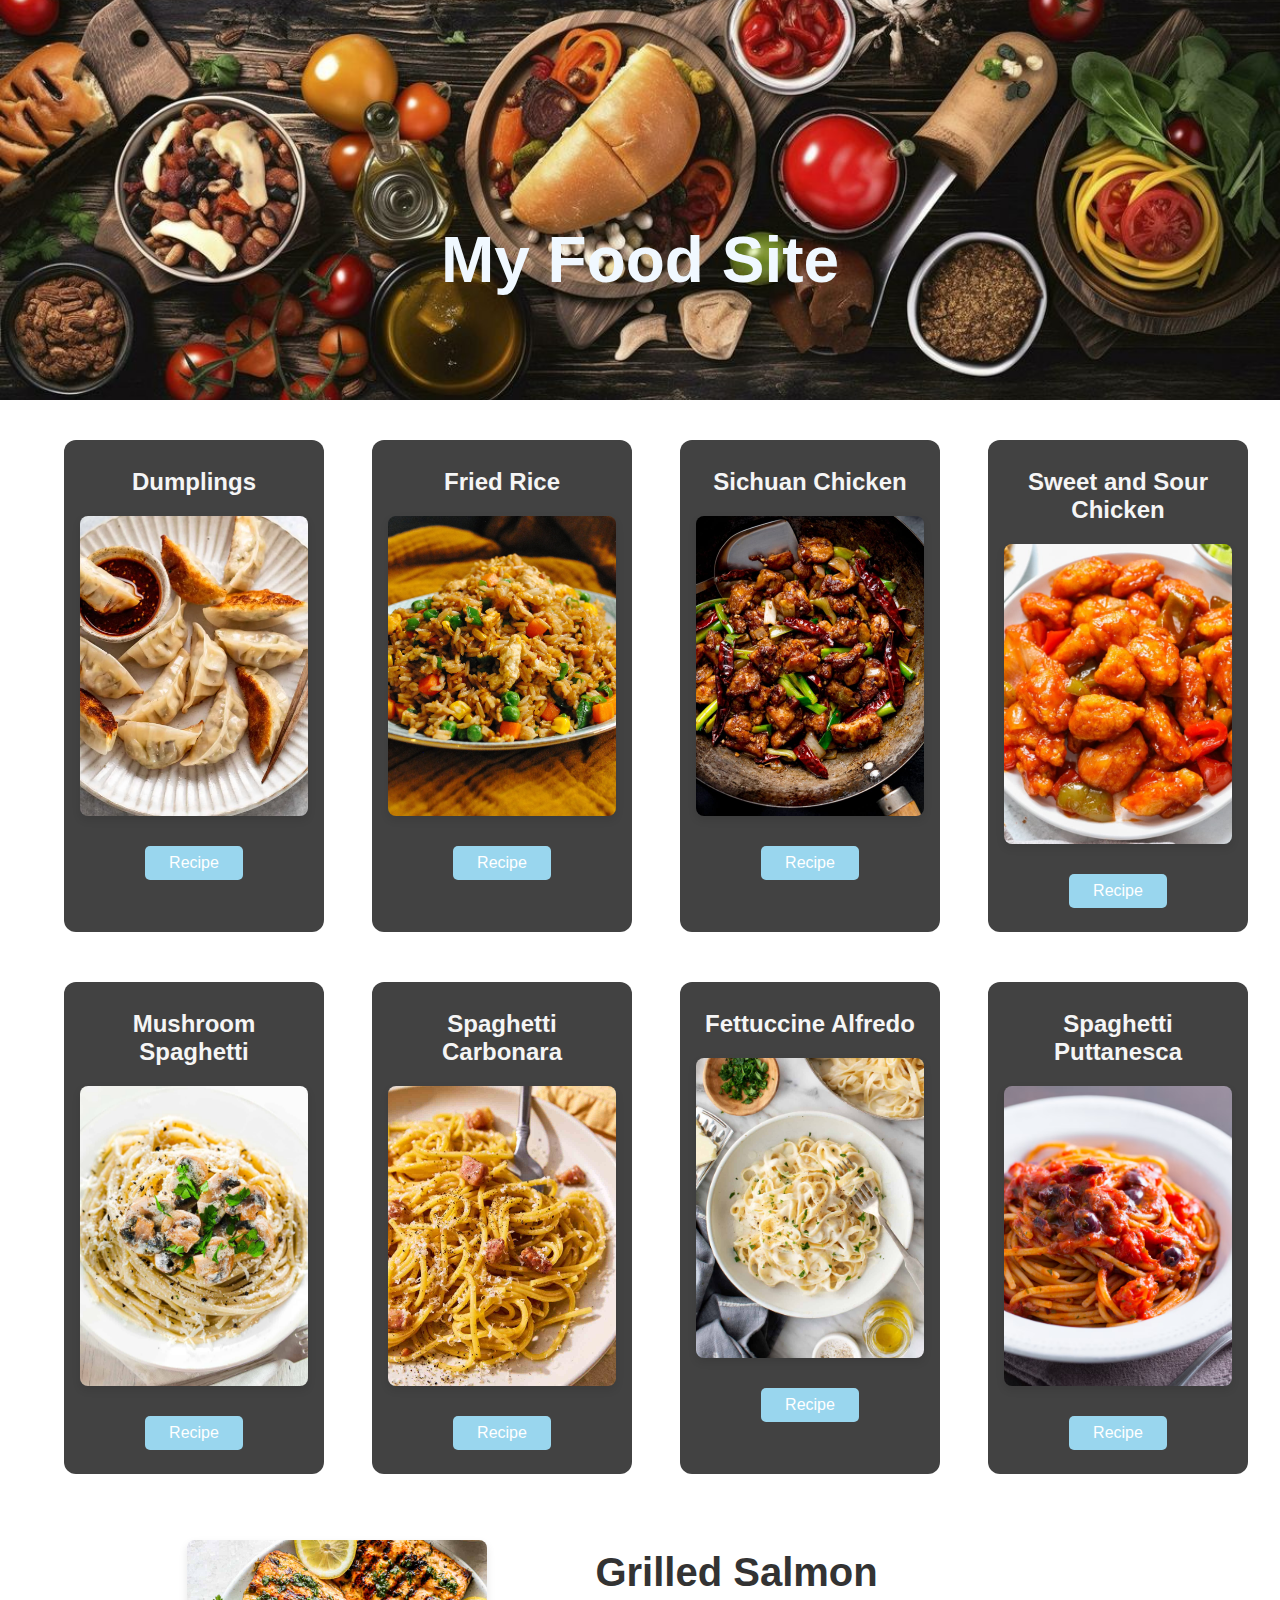
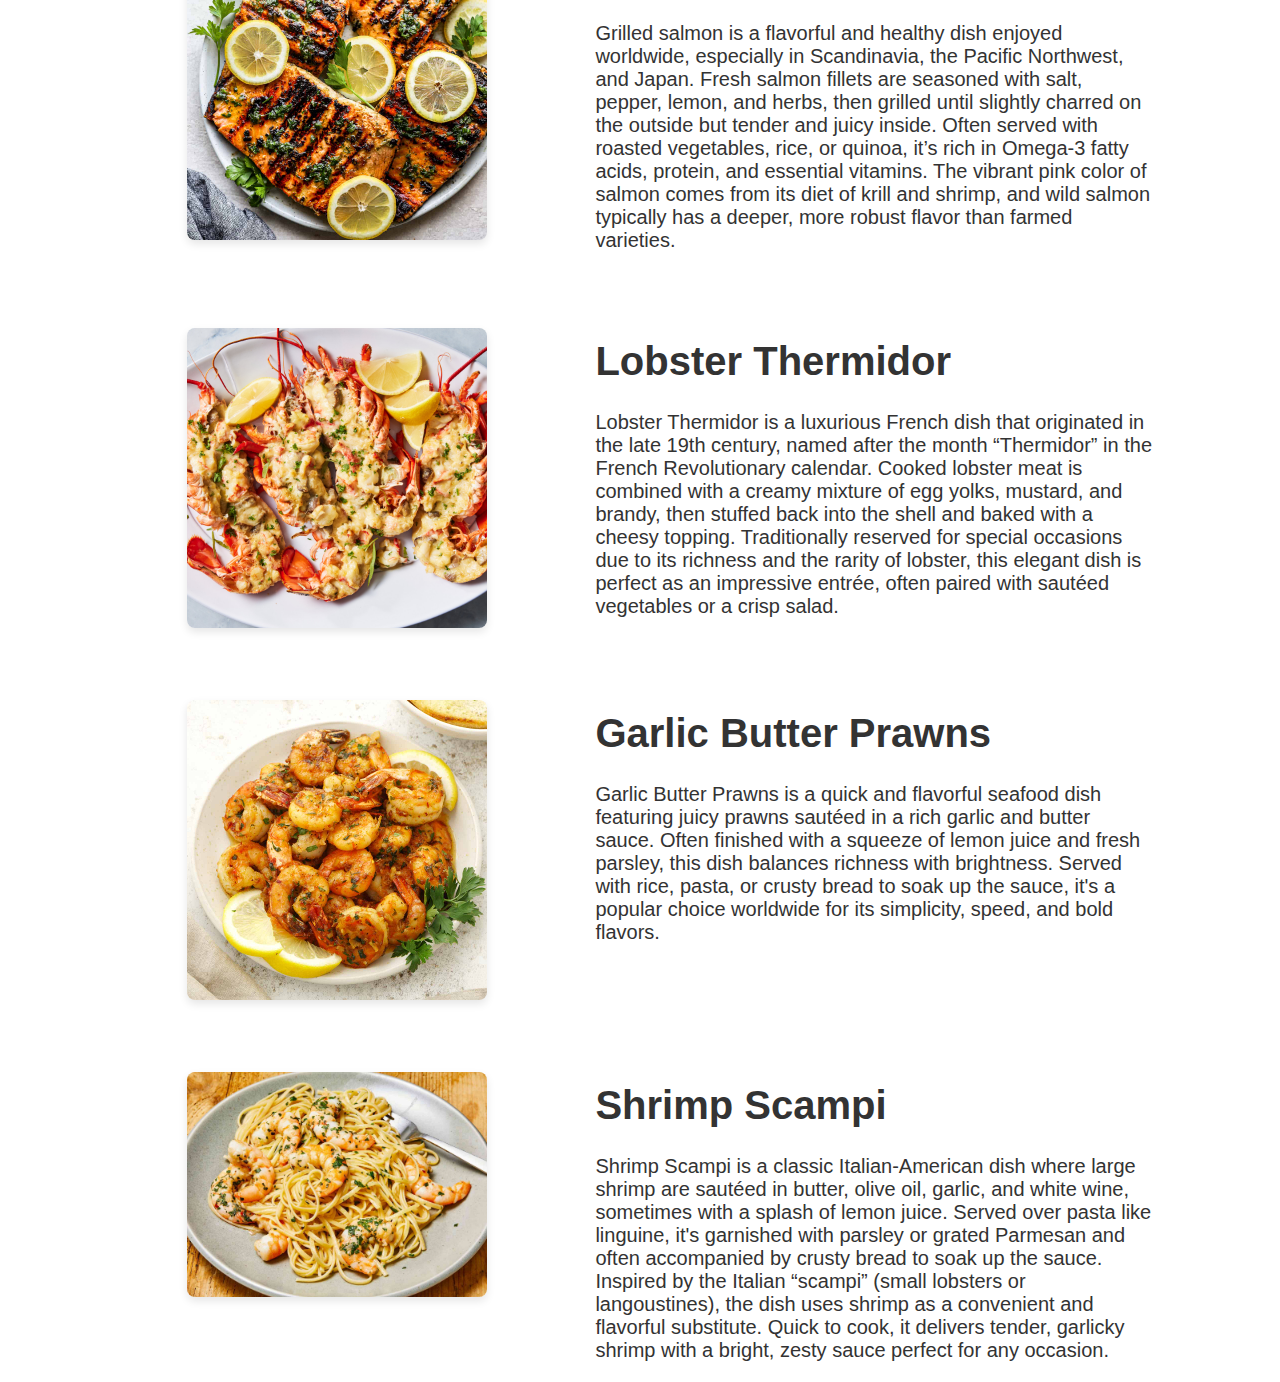
<file: index.html>
<!DOCTYPE html>
<html lang="en">
<head>
    <meta charset="UTF-8">
    <meta name="viewport" content="width=device-width, initial-scale=1.0">
    <link rel="stylesheet" href="style.css">
    <title>Food</title>
</head>
<body>
    <section class="hero-image">
        <h1 class="hero-text">
            My Food Site
        </h1>
    </section>
        <!-- !!!CHINESE!!! -->
        <section class="four-column">
          <!-- Mushroom Spaghetti -->
          <div class="card">
            <h2 class="card-text">Dumplings</h2>
            <img src="./Dumpling.jpg" alt="Dumplings">
            <a href="./chinese/Dumpling.html">
              <button>Recipe</button>
            </a>
          </div>
        
          <!-- Carbonara -->
          <div class="card">
            <h2 class="card-text">Fried Rice</h2>
            <img src="./Fried.jpg" alt="Fried Rice">
            <a href="./chinese/Fried-Rice.html">
              <button>Recipe</button>
            </a>
          </div>
        
          <!-- Fettuccine Alfredo -->
          <div class="card">
            <h2 class="card-text">Sichuan Chicken</h2>
            <img src="./Sichuany.jpg" alt="Sichuan Chicken">
            <a href="./chinese/Sichuan.html">
              <button>Recipe</button>
            </a>
          </div>
        
          <!-- Spaghetti Puttanesca -->
          <div class="card">
            <h2 class="card-text">Sweet and Sour Chicken</h2>
            <img src="./Sw&So-Chicken.jpg" alt="Sweet and Sour Chicken">
            <a href="./chinese/Sour.html">
              <button>Recipe</button>
            </a>
          </div>
        </section>
        <!-- !!!ITALIAN!!! -->
        <section class="four-column">
            <!-- Mushroom Spaghetti -->
            <div class="card">
              <h2 class="card-text">Mushroom Spaghetti</h2>
              <img src="./Mushroom.jpg" alt="Mushroom">
              <a href="./pages/Mushroom.html">
                <button>Recipe</button>
              </a>
            </div>
          
            <!-- Carbonara -->
            <div class="card">
              <h2 class="card-text">Spaghetti Carbonara</h2>
              <img src="./Carbonara.jpg" alt="Spaghetti Carbonara">
              <a href="./pages/carbonara-spaghetti.html">
                <button>Recipe</button>
              </a>
            </div>
          
            <!-- Fettuccine Alfredo -->
            <div class="card">
              <h2 class="card-text">Fettuccine Alfredo</h2>
              <img src="./Alfredo.jpg" alt="Fettuccine Alfredo">
              <a href="./pages/fettuccine-alfredo.html">
                <button>Recipe</button>
              </a>
            </div>
          
            <!-- Spaghetti Puttanesca -->
            <div class="card">
              <h2 class="card-text">Spaghetti Puttanesca</h2>
              <img src="./Puttanesca.jpg" alt="Spaghetti Puttanesca">
              <a href="./pages/spaghetti puttanesca.html">
                <button>Recipe</button>
              </a>
            </div>
          </section>
          
         <!-- Test End -->
<!-- Two Column Section 1 -->
<section class="two-column">
    <div class="image">
      <img src="./Grilled_Salmon.jpg" alt="Grilled Salmon">
    </div>
    <div class="info">
      <h1>Grilled Salmon</h1>
      <p>Grilled salmon is a flavorful and healthy dish enjoyed worldwide, especially in Scandinavia, the Pacific Northwest, and Japan. Fresh salmon fillets are seasoned with salt, pepper, lemon, and herbs, then grilled until slightly charred on the outside but tender and juicy inside. Often served with roasted vegetables, rice, or quinoa, it’s rich in Omega-3 fatty acids, protein, and essential vitamins. The vibrant pink color of salmon comes from its diet of krill and shrimp, and wild salmon typically has a deeper, more robust flavor than farmed varieties.</p>
    </div>
  </section>
  
  <!-- Two Column Section 2 -->
  <section class="two-column">
    <div class="image">
      <img src="./Lobster.jpg" alt="Lobster Thermidor">
    </div>
    <div class="info">
      <h1>Lobster Thermidor</h1>
      <p>Lobster Thermidor is a luxurious French dish that originated in the late 19th century, named after the month “Thermidor” in the French Revolutionary calendar. Cooked lobster meat is combined with a creamy mixture of egg yolks, mustard, and brandy, then stuffed back into the shell and baked with a cheesy topping. Traditionally reserved for special occasions due to its richness and the rarity of lobster, this elegant dish is perfect as an impressive entrée, often paired with sautéed vegetables or a crisp salad.</p>
    </div>
  </section>
  
  <!-- Two Column Section 3 -->
  <section class="two-column">
    <div class="image">
      <img src="./Prawn.jpg" alt="Garlic Butter Prawns">
    </div>
    <div class="info">
      <h1>Garlic Butter Prawns</h1>
      <p>Garlic Butter Prawns is a quick and flavorful seafood dish featuring juicy prawns sautéed in a rich garlic and butter sauce. Often finished with a squeeze of lemon juice and fresh parsley, this dish balances richness with brightness. Served with rice, pasta, or crusty bread to soak up the sauce, it's a popular choice worldwide for its simplicity, speed, and bold flavors.</p>
    </div>
  </section>
  
  <!-- Two Column Section 4 -->
  <section class="two-column">
    <div class="image">
      <img src="./ShrimpyScampy.jpg" alt="Shrimp Scampi">
    </div>
    <div class="info">
      <h1>Shrimp Scampi</h1>
      <p>Shrimp Scampi is a classic Italian-American dish where large shrimp are sautéed in butter, olive oil, garlic, and white wine, sometimes with a splash of lemon juice. Served over pasta like linguine, it's garnished with parsley or grated Parmesan and often accompanied by crusty bread to soak up the sauce. Inspired by the Italian “scampi” (small lobsters or langoustines), the dish uses shrimp as a convenient and flavorful substitute. Quick to cook, it delivers tender, garlicky shrimp with a bright, zesty sauce perfect for any occasion.</p>
    </div>
  </section>
  
</body>
</html>
</file>
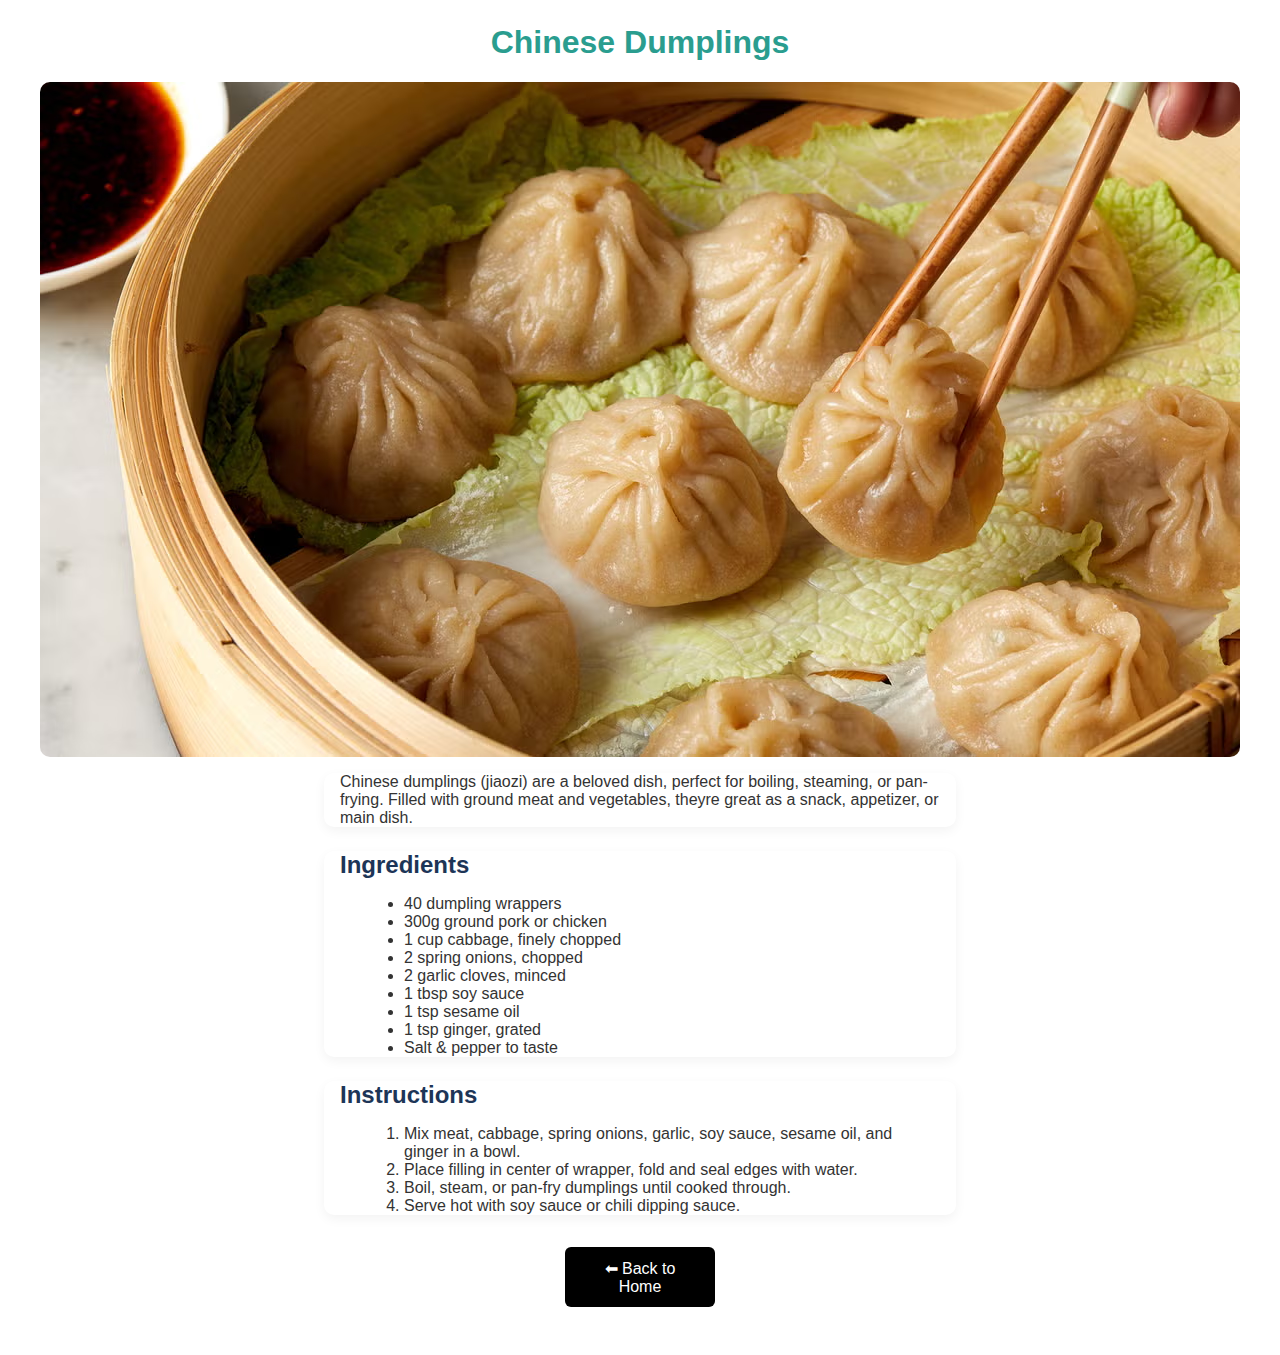
<file: chinese/Dumpling.html>
<!DOCTYPE html>
<html lang="en">
<head>
  <meta charset="UTF-8" />
  <meta name="viewport" content="width=device-width, initial-scale=1" />
  <title>Chinese Dumplings</title>
  <link rel="stylesheet" href="ChineseStyle.css" />
</head>
<body>
  <header>
    <h1>Chinese Dumplings</h1>
  </header>

  <img src="../chinese/dumpling.jpg" alt="Chinese Dumplings" style="max-width: 100%; height: auto;" />

  <section class="recipe-intro">
    <p>
      Chinese dumplings (jiaozi) are a beloved dish, perfect for boiling, steaming, or pan-frying.  
      Filled with ground meat and vegetables, theyre great as a snack, appetizer, or main dish.
    </p>
  </section>

  <section class="ingredients">
    <h2>Ingredients</h2>
    <ul>
      <li>40 dumpling wrappers</li>
      <li>300g ground pork or chicken</li>
      <li>1 cup cabbage, finely chopped</li>
      <li>2 spring onions, chopped</li>
      <li>2 garlic cloves, minced</li>
      <li>1 tbsp soy sauce</li>
      <li>1 tsp sesame oil</li>
      <li>1 tsp ginger, grated</li>
      <li>Salt & pepper to taste</li>
    </ul>
  </section>

  <section class="instructions">
    <h2>Instructions</h2>
    <ol>
      <li>Mix meat, cabbage, spring onions, garlic, soy sauce, sesame oil, and ginger in a bowl.</li>
      <li>Place filling in center of wrapper, fold and seal edges with water.</li>
      <li>Boil, steam, or pan-fry dumplings until cooked through.</li>
      <li>Serve hot with soy sauce or chili dipping sauce.</li>
    </ol>
  </section>

  <a href="../index.html">
    <button>⬅ Back to Home</button>
  </a>  
</body>
</html>
</file>
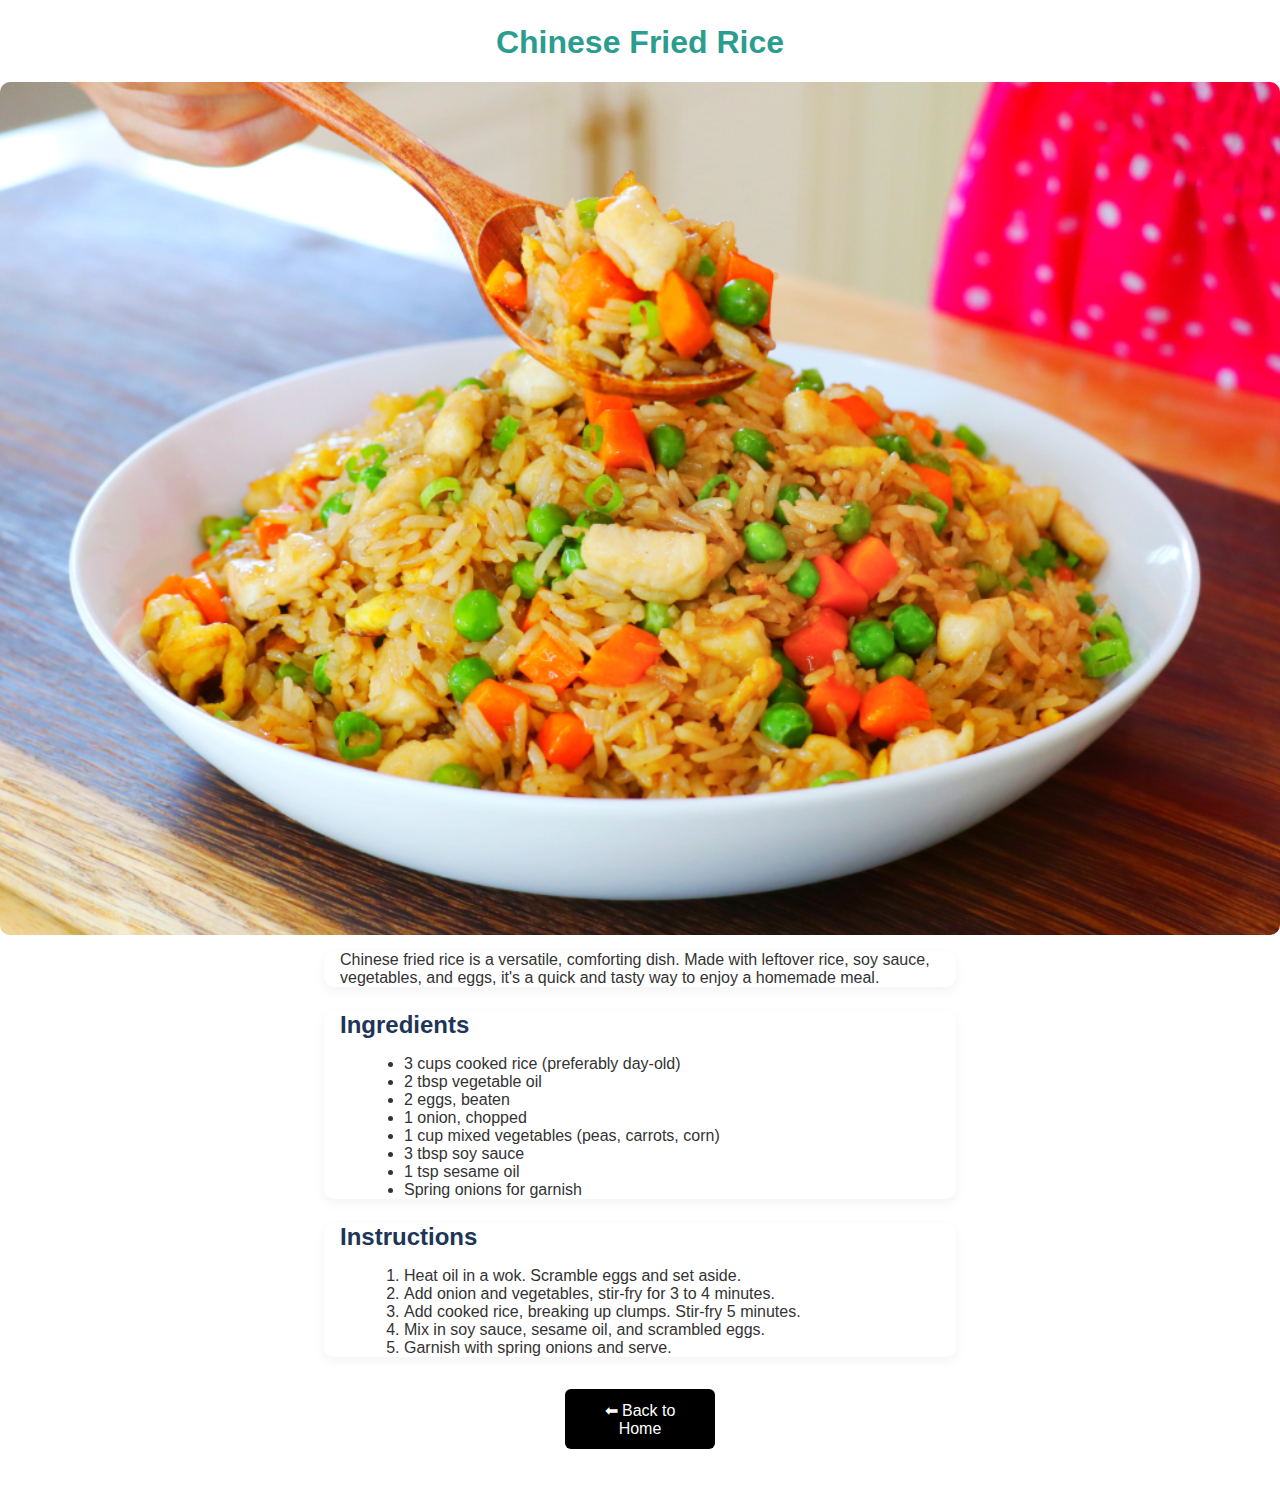
<file: chinese/Fried-Rice.html>
<!DOCTYPE html>
<html lang="en">
<head>
  <meta charset="UTF-8" />
  <meta name="viewport" content="width=device-width, initial-scale=1" />
  <title>Chinese Fried Rice</title>
  <link rel="stylesheet" href="ChineseStyle.css" />
</head>
<body>
  <header>
    <h1>Chinese Fried Rice</h1>
  </header>

  <img src="../chinese/Rice.jpg" alt="Chinese Fried Rice" style="max-width: 100%; height: auto;" />

  <section class="recipe-intro">
    <p>
      Chinese fried rice is a versatile, comforting dish.  
      Made with leftover rice, soy sauce, vegetables, and eggs, it's a quick and tasty way 
      to enjoy a homemade meal.
    </p>
  </section>

  <section class="ingredients">
    <h2>Ingredients</h2>
    <ul>
      <li>3 cups cooked rice (preferably day-old)</li>
      <li>2 tbsp vegetable oil</li>
      <li>2 eggs, beaten</li>
      <li>1 onion, chopped</li>
      <li>1 cup mixed vegetables (peas, carrots, corn)</li>
      <li>3 tbsp soy sauce</li>
      <li>1 tsp sesame oil</li>
      <li>Spring onions for garnish</li>
    </ul>
  </section>

  <section class="instructions">
    <h2>Instructions</h2>
    <ol>
      <li>Heat oil in a wok. Scramble eggs and set aside.</li>
      <li>Add onion and vegetables, stir-fry for 3 to 4 minutes.</li>
      <li>Add cooked rice, breaking up clumps. Stir-fry 5 minutes.</li>
      <li>Mix in soy sauce, sesame oil, and scrambled eggs.</li>
      <li>Garnish with spring onions and serve.</li>
    </ol>
  </section>

  <a href="../index.html">
    <button>⬅ Back to Home</button>
  </a>  
</body>
</html>
</file>
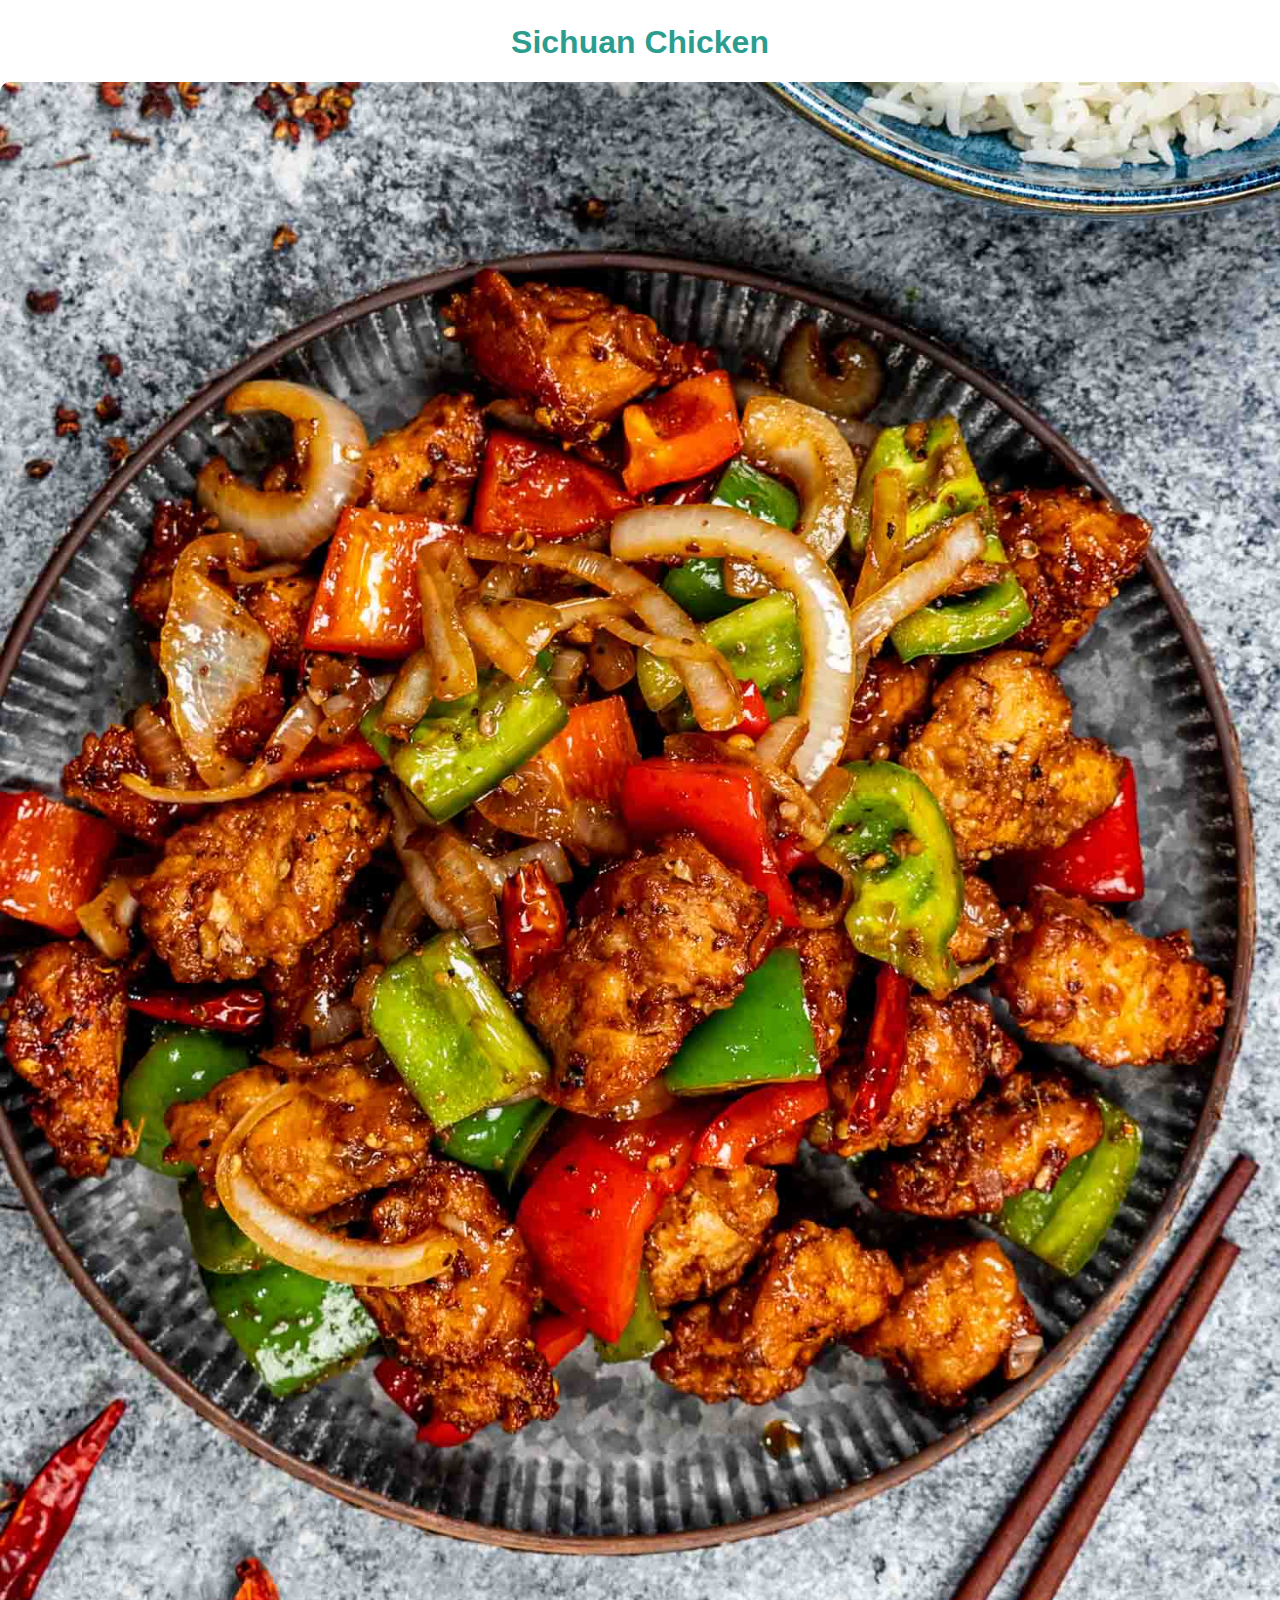
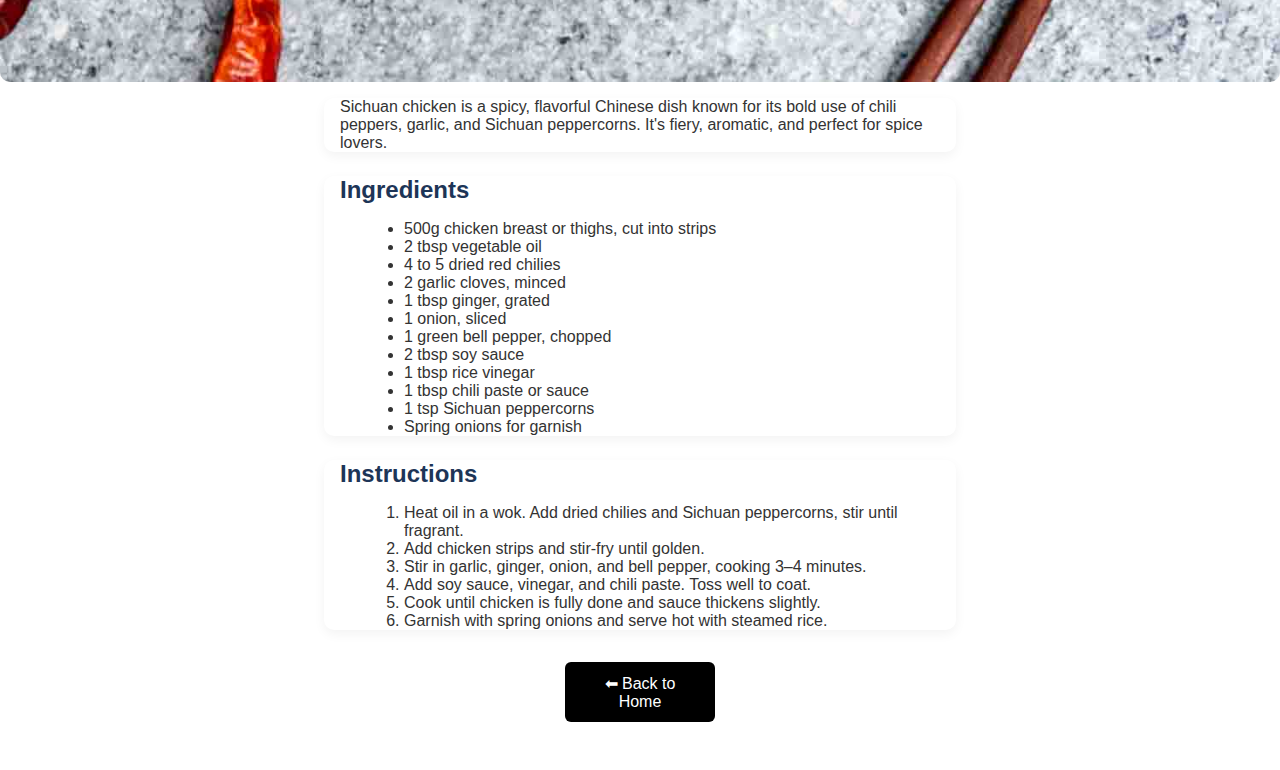
<file: chinese/Sichuan.html>
<!DOCTYPE html>
<html lang="en">
<head>
  <meta charset="UTF-8" />
  <meta name="viewport" content="width=device-width, initial-scale=1" />
  <title>Sichuan Chicken</title>
  <link rel="stylesheet" href="ChineseStyle.css" />
</head>
<body>
  <header>
    <h1>Sichuan Chicken</h1>
  </header>

  <img src="../chinese/Sichuan.jpg" alt="Sichuan Chicken" style="max-width: 100%; height: auto;" />

  <section class="recipe-intro">
    <p>
      Sichuan chicken is a spicy, flavorful Chinese dish known for its bold use of chili peppers, garlic, 
      and Sichuan peppercorns. It's fiery, aromatic, and perfect for spice lovers.
    </p>
  </section>

  <section class="ingredients">
    <h2>Ingredients</h2>
    <ul>
      <li>500g chicken breast or thighs, cut into strips</li>
      <li>2 tbsp vegetable oil</li>
      <li>4 to 5 dried red chilies</li>
      <li>2 garlic cloves, minced</li>
      <li>1 tbsp ginger, grated</li>
      <li>1 onion, sliced</li>
      <li>1 green bell pepper, chopped</li>
      <li>2 tbsp soy sauce</li>
      <li>1 tbsp rice vinegar</li>
      <li>1 tbsp chili paste or sauce</li>
      <li>1 tsp Sichuan peppercorns</li>
      <li>Spring onions for garnish</li>
    </ul>
  </section>

  <section class="instructions">
    <h2>Instructions</h2>
    <ol>
      <li>Heat oil in a wok. Add dried chilies and Sichuan peppercorns, stir until fragrant.</li>
      <li>Add chicken strips and stir-fry until golden.</li>
      <li>Stir in garlic, ginger, onion, and bell pepper, cooking 3–4 minutes.</li>
      <li>Add soy sauce, vinegar, and chili paste. Toss well to coat.</li>
      <li>Cook until chicken is fully done and sauce thickens slightly.</li>
      <li>Garnish with spring onions and serve hot with steamed rice.</li>
    </ol>
  </section>

  <a href="../index.html">
    <button>⬅ Back to Home</button>
  </a>
</body>
</html>
</file>
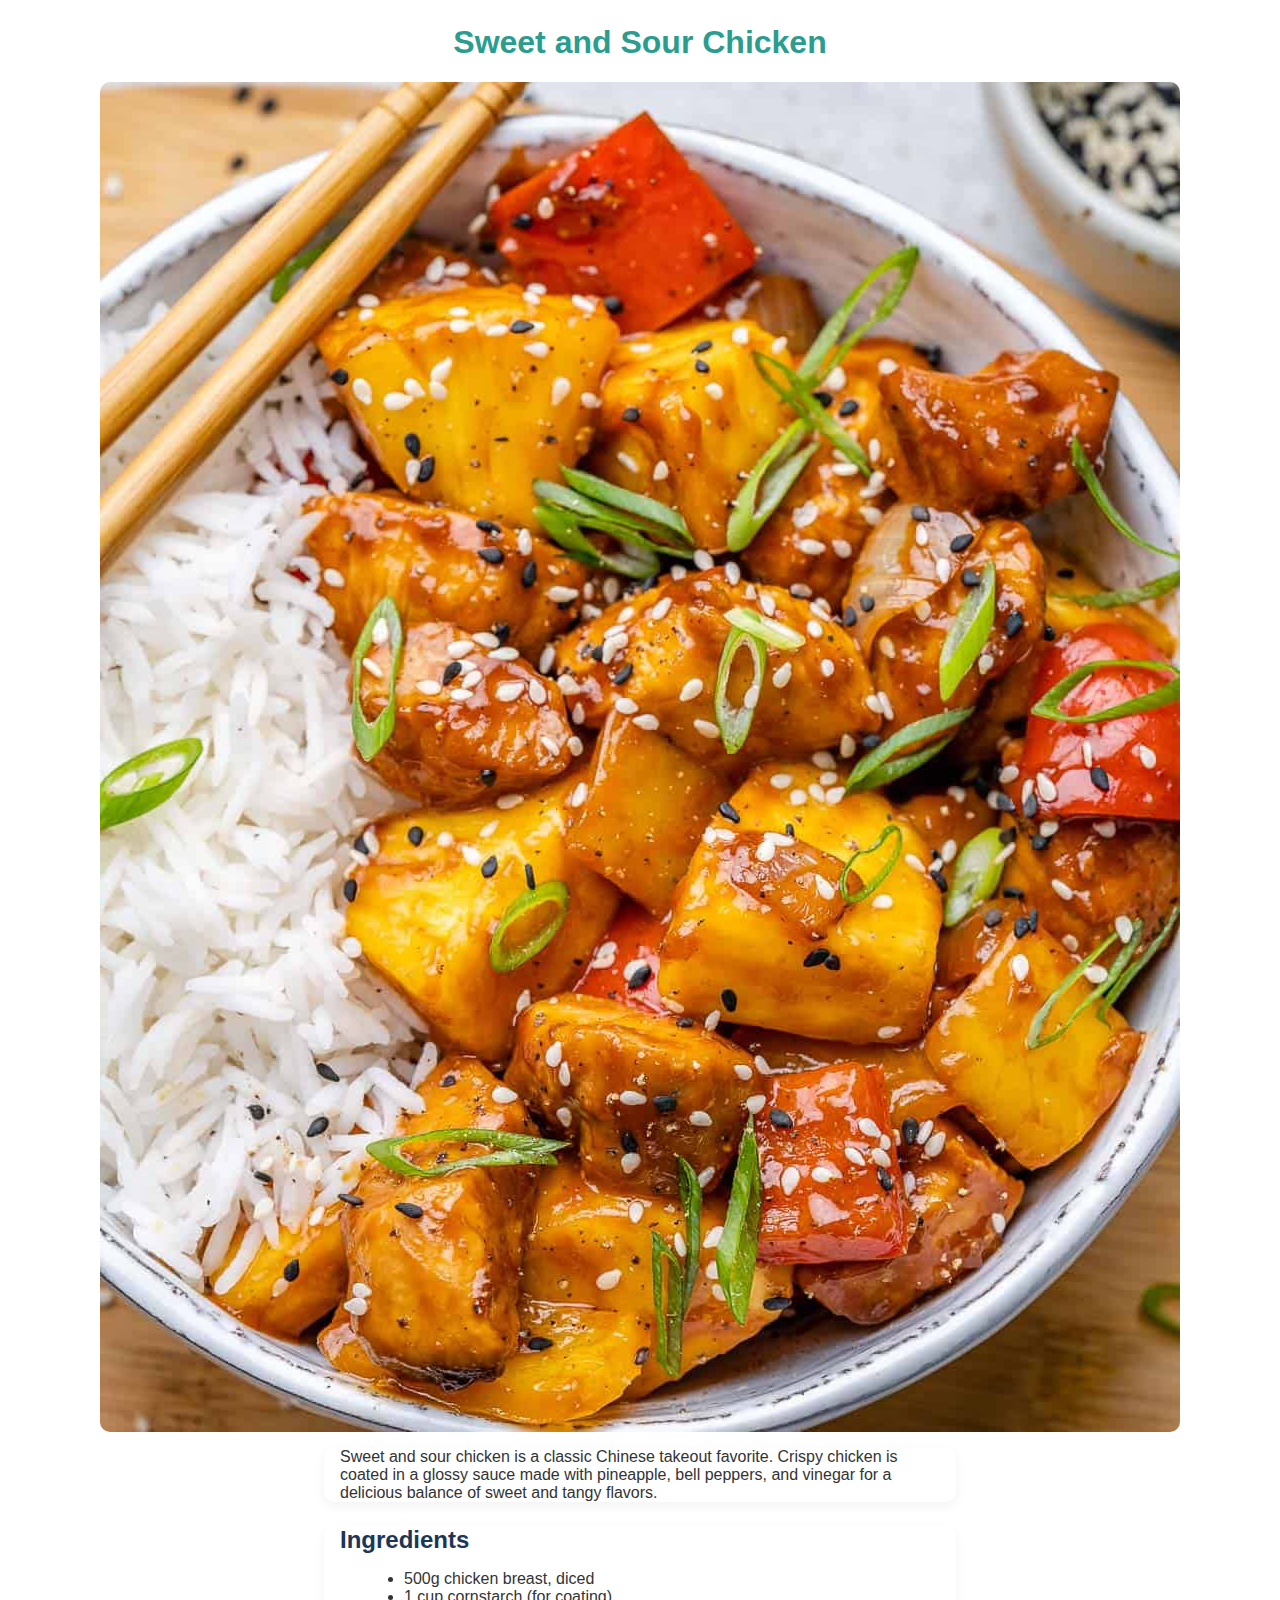
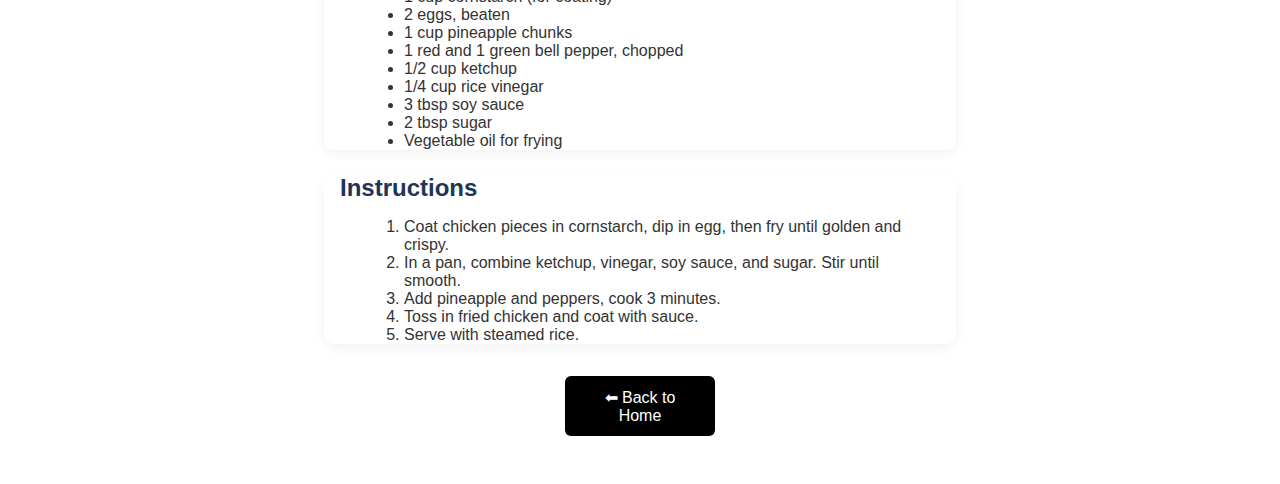
<file: chinese/Sour.html>
<!DOCTYPE html>
<html lang="en">
<head>
  <meta charset="UTF-8" />
  <meta name="viewport" content="width=device-width, initial-scale=1" />
  <title>Sweet and Sour Chicken</title>
  <link rel="stylesheet" href="ChineseStyle.css" />
</head>
<body>
  <header>
    <h1>Sweet and Sour Chicken</h1>
  </header>

  <img src="../chinese/Sweet-and-Sour-Chicken.jpg" alt="Sweet and Sour Chicken" style="max-width: 100%; height: auto;" />

  <section class="recipe-intro">
    <p>
      Sweet and sour chicken is a classic Chinese takeout favorite.  
      Crispy chicken is coated in a glossy sauce made with pineapple, bell peppers, and vinegar 
      for a delicious balance of sweet and tangy flavors.
    </p>
  </section>

  <section class="ingredients">
    <h2>Ingredients</h2>
    <ul>
      <li>500g chicken breast, diced</li>
      <li>1 cup cornstarch (for coating)</li>
      <li>2 eggs, beaten</li>
      <li>1 cup pineapple chunks</li>
      <li>1 red and 1 green bell pepper, chopped</li>
      <li>1/2 cup ketchup</li>
      <li>1/4 cup rice vinegar</li>
      <li>3 tbsp soy sauce</li>
      <li>2 tbsp sugar</li>
      <li>Vegetable oil for frying</li>
    </ul>
  </section>

  <section class="instructions">
    <h2>Instructions</h2>
    <ol>
      <li>Coat chicken pieces in cornstarch, dip in egg, then fry until golden and crispy.</li>
      <li>In a pan, combine ketchup, vinegar, soy sauce, and sugar. Stir until smooth.</li>
      <li>Add pineapple and peppers, cook 3 minutes.</li>
      <li>Toss in fried chicken and coat with sauce.</li>
      <li>Serve with steamed rice.</li>
    </ol>
  </section>

  <a href="../index.html">
    <button>⬅ Back to Home</button>
  </a>  
</body>
</html>
</file>
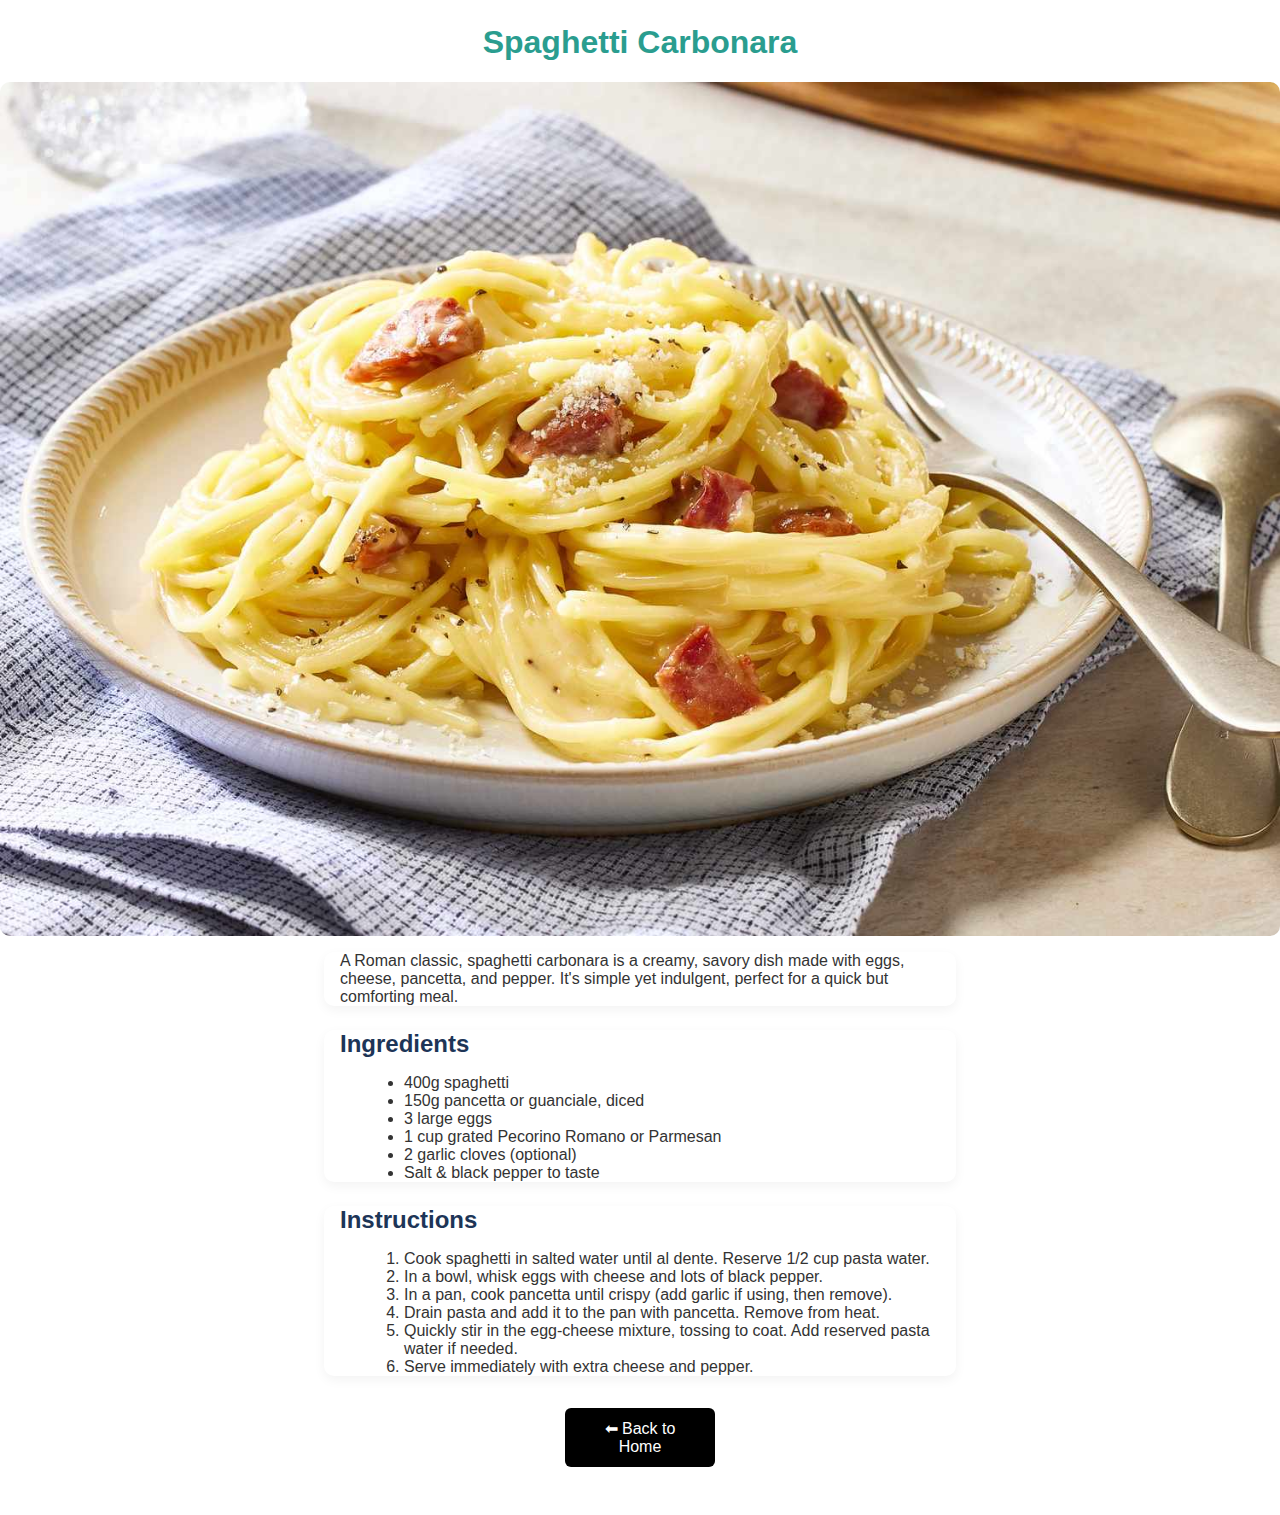
<file: pages/carbonara-spaghetti.html>
<!DOCTYPE html>
<html lang="en">
<head>
  <meta charset="UTF-8" />
  <meta name="viewport" content="width=device-width, initial-scale=1" />
  <title>Spaghetti Carbonara</title>
  <link rel="stylesheet" href="Italianstyle.css" />
</head>
<body>
  <header>
    <h1>Spaghetti Carbonara</h1>
  </header>

  <img src="../pages/Carbonara.jpg" alt="Spaghetti Carbonara" style="max-width: 100%; height: auto;" />

  <section class="recipe-intro">
    <p>
      A Roman classic, spaghetti carbonara is a creamy, savory dish made with eggs, cheese, pancetta, and pepper. 
      It's simple yet indulgent, perfect for a quick but comforting meal.
    </p>
  </section>

  <section class="ingredients">
    <h2>Ingredients</h2>
    <ul>
      <li>400g spaghetti</li>
      <li>150g pancetta or guanciale, diced</li>
      <li>3 large eggs</li>
      <li>1 cup grated Pecorino Romano or Parmesan</li>
      <li>2 garlic cloves (optional)</li>
      <li>Salt & black pepper to taste</li>
    </ul>
  </section>

  <section class="instructions">
    <h2>Instructions</h2>
    <ol>
      <li>Cook spaghetti in salted water until al dente. Reserve 1/2 cup pasta water.</li>
      <li>In a bowl, whisk eggs with cheese and lots of black pepper.</li>
      <li>In a pan, cook pancetta until crispy (add garlic if using, then remove).</li>
      <li>Drain pasta and add it to the pan with pancetta. Remove from heat.</li>
      <li>Quickly stir in the egg-cheese mixture, tossing to coat. Add reserved pasta water if needed.</li>
      <li>Serve immediately with extra cheese and pepper.</li>
    </ol>
  </section>

  <a href="../index.html">
    <button>⬅ Back to Home</button>
  </a>  
</body>
</html>
</file>
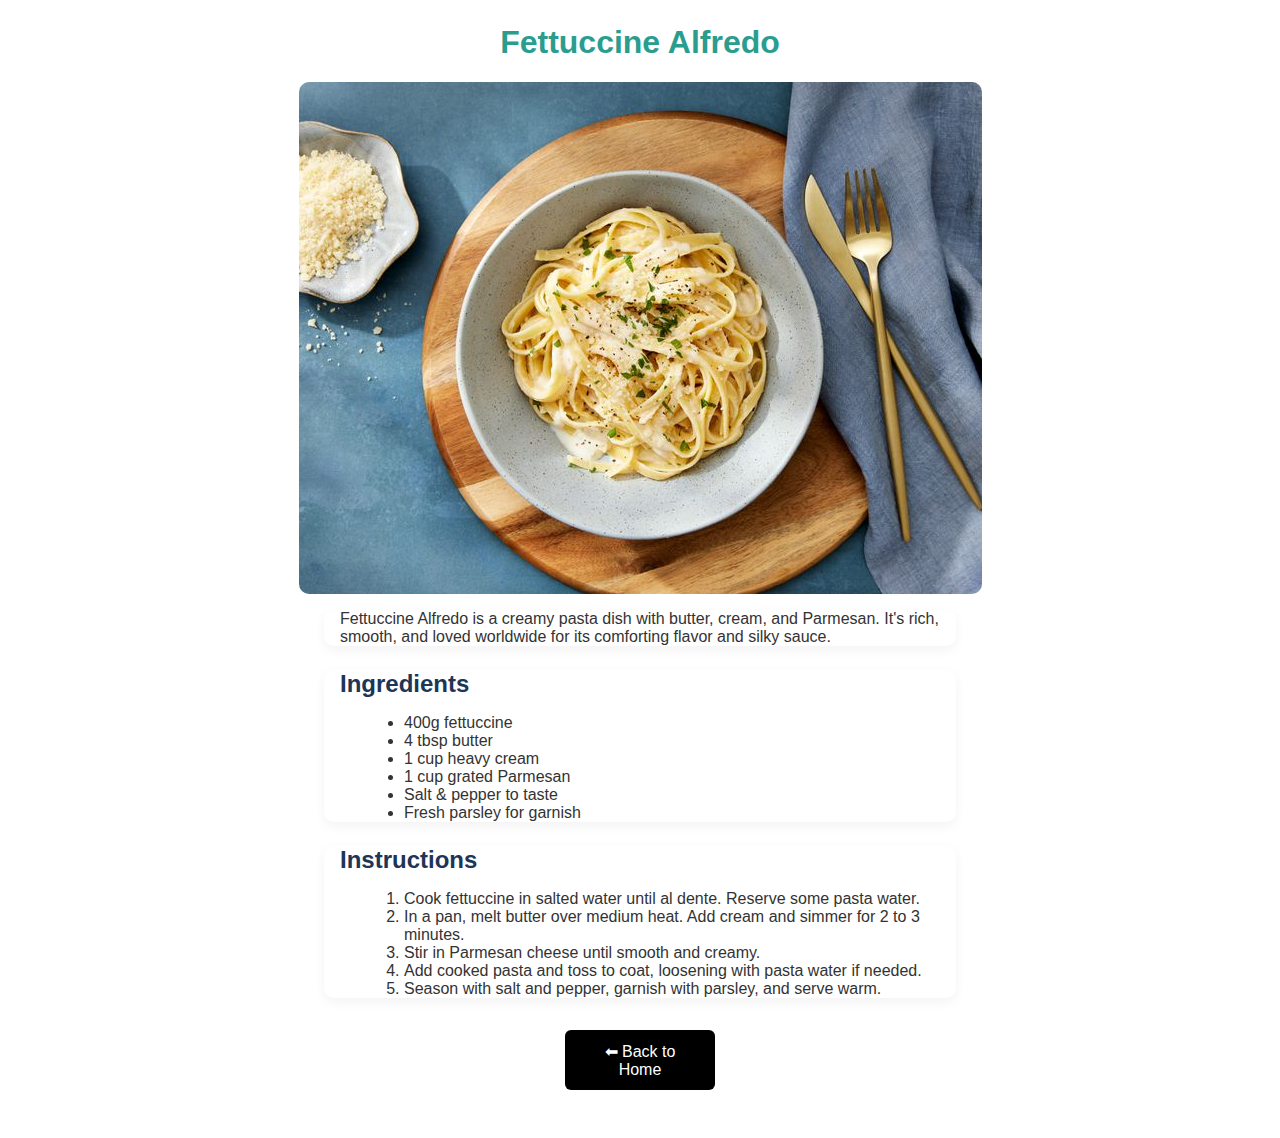
<file: pages/fettuccine-alfredo.html>
<!DOCTYPE html>
<html lang="en">
<head>
  <meta charset="UTF-8" />
  <meta name="viewport" content="width=device-width, initial-scale=1" />
  <title>Fettuccine Alfredo</title>
  <link rel="stylesheet" href="Italianstyle.css" />
</head>
<body>
  <header>
    <h1>Fettuccine Alfredo</h1>
  </header>

  <img src="../pages/Alfredo.jpg" alt="Fettuccine Alfredo" style="max-width: 100%; height: auto;" />

  <section class="recipe-intro">
    <p>
      Fettuccine Alfredo is a creamy pasta dish with butter, cream, and Parmesan. 
      It's rich, smooth, and loved worldwide for its comforting flavor and silky sauce.
    </p>
  </section>

  <section class="ingredients">
    <h2>Ingredients</h2>
    <ul>
      <li>400g fettuccine</li>
      <li>4 tbsp butter</li>
      <li>1 cup heavy cream</li>
      <li>1 cup grated Parmesan</li>
      <li>Salt & pepper to taste</li>
      <li>Fresh parsley for garnish</li>
    </ul>
  </section>

  <section class="instructions">
    <h2>Instructions</h2>
    <ol>
      <li>Cook fettuccine in salted water until al dente. Reserve some pasta water.</li>
      <li>In a pan, melt butter over medium heat. Add cream and simmer for 2 to 3 minutes.</li>
      <li>Stir in Parmesan cheese until smooth and creamy.</li>
      <li>Add cooked pasta and toss to coat, loosening with pasta water if needed.</li>
      <li>Season with salt and pepper, garnish with parsley, and serve warm.</li>
    </ol>
  </section>

  <a href="../index.html">
    <button>⬅ Back to Home</button>
  </a>  
</body>
</html>
</file>
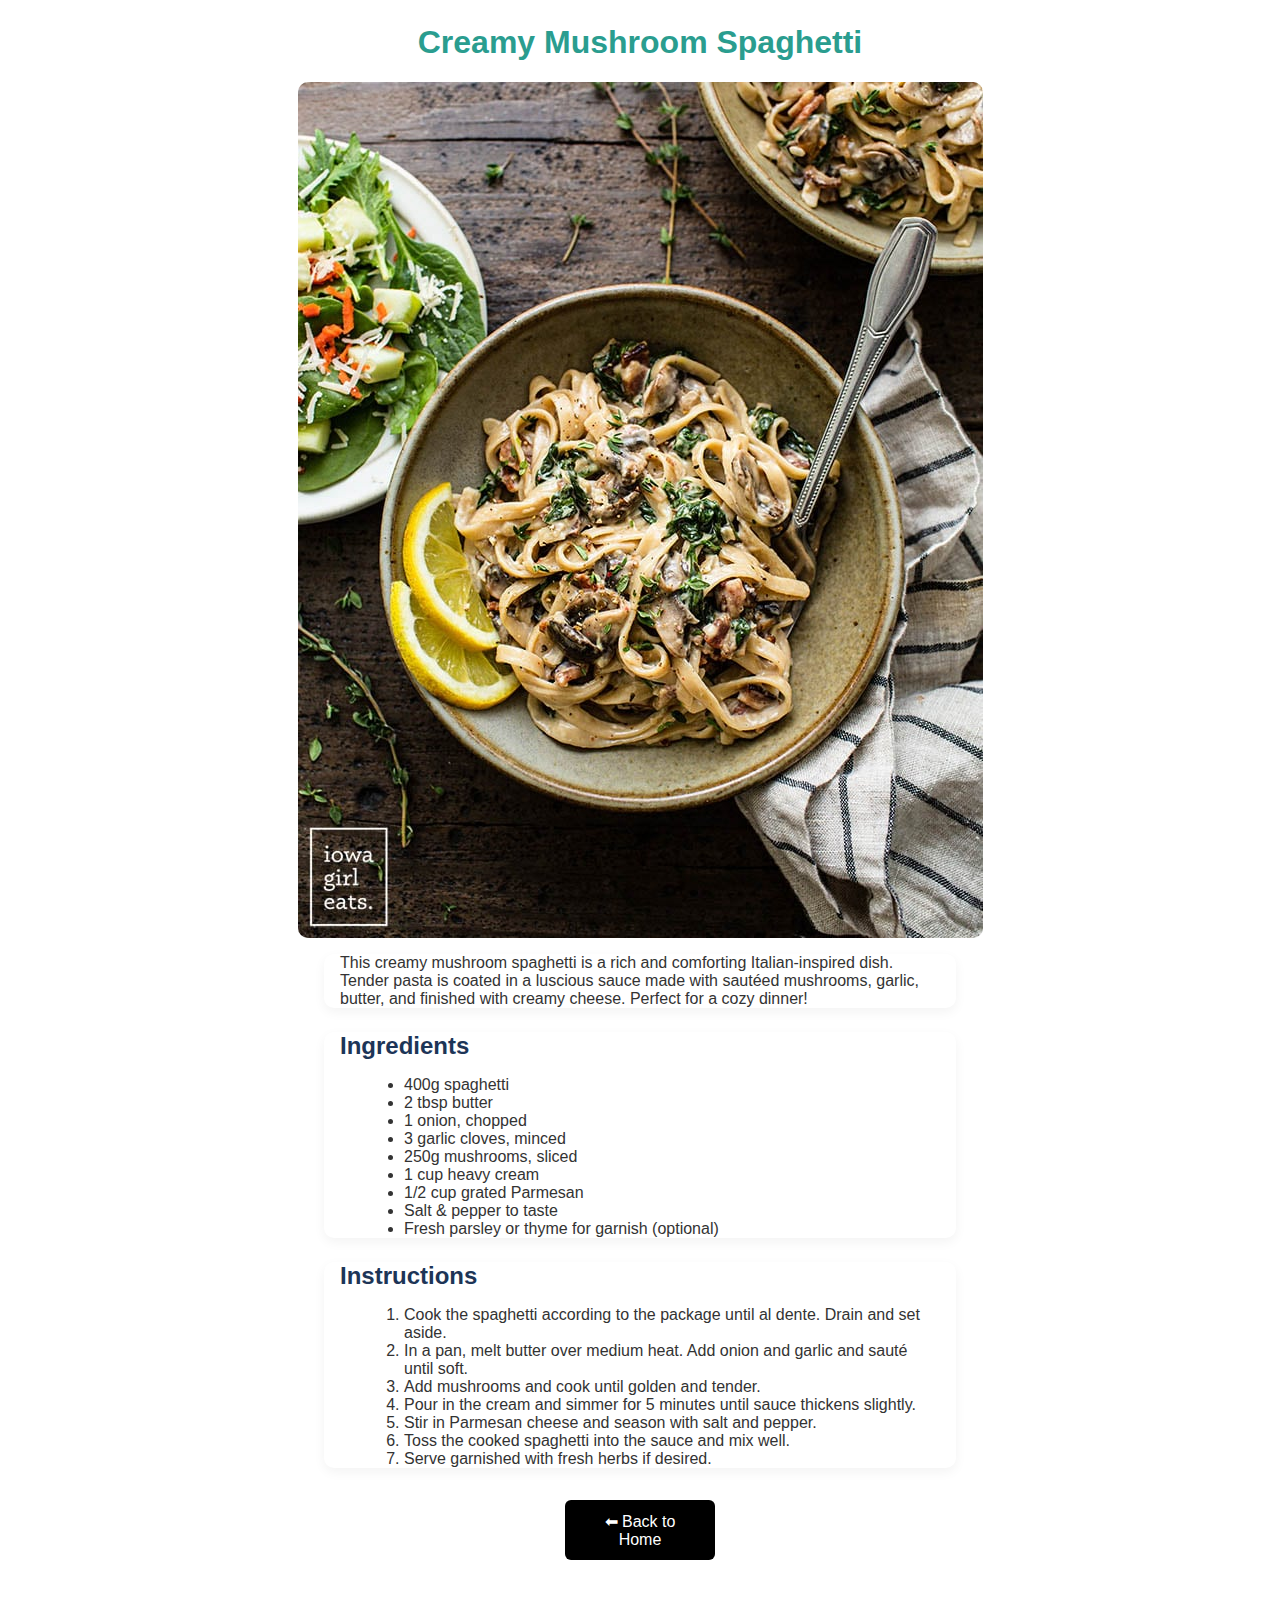
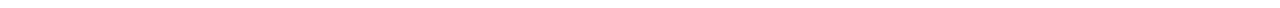
<file: pages/Mushroom.html>
<!DOCTYPE html>
<html lang="en">
<head>
  <meta charset="UTF-8" />
  <meta name="viewport" content="width=device-width, initial-scale=1" />
  <title>Creamy Mushroom Spaghetti</title>
  <link rel="stylesheet" href="Italianstyle.css" />

</head>
<body>
  <header>
    <h1>Creamy Mushroom Spaghetti</h1>
  </header>

  <img src="../pages/Mushroom.jpg" alt="Creamy Mushroom Spaghetti" style="max-width: 100%; height: auto;" />


  <section class="recipe-intro">
    <p>
      This creamy mushroom spaghetti is a rich and comforting Italian-inspired dish.  
      Tender pasta is coated in a luscious sauce made with sautéed mushrooms, garlic, butter, 
      and finished with creamy cheese. Perfect for a cozy dinner!
    </p>
  </section>

  <section class="ingredients">
    <h2>Ingredients</h2>
    <ul>
      <li>400g spaghetti</li>
      <li>2 tbsp butter</li>
      <li>1 onion, chopped</li>
      <li>3 garlic cloves, minced</li>
      <li>250g mushrooms, sliced</li>
      <li>1 cup heavy cream</li>
      <li>1/2 cup grated Parmesan</li>
      <li>Salt & pepper to taste</li>
      <li>Fresh parsley or thyme for garnish (optional)</li>
    </ul>
  </section>

  <section class="instructions">
    <h2>Instructions</h2>
    <ol>
      <li>Cook the spaghetti according to the package until al dente. Drain and set aside.</li>
      <li>In a pan, melt butter over medium heat. Add onion and garlic and sauté until soft.</li>
      <li>Add mushrooms and cook until golden and tender.</li>
      <li>Pour in the cream and simmer for 5 minutes until sauce thickens slightly.</li>
      <li>Stir in Parmesan cheese and season with salt and pepper.</li>
      <li>Toss the cooked spaghetti into the sauce and mix well.</li>
      <li>Serve garnished with fresh herbs if desired.</li>
    </ol>
  </section>

  <a href="../index.html">
    <button>⬅ Back to Home</button>
  </a>  
</body>
</html>
</file>
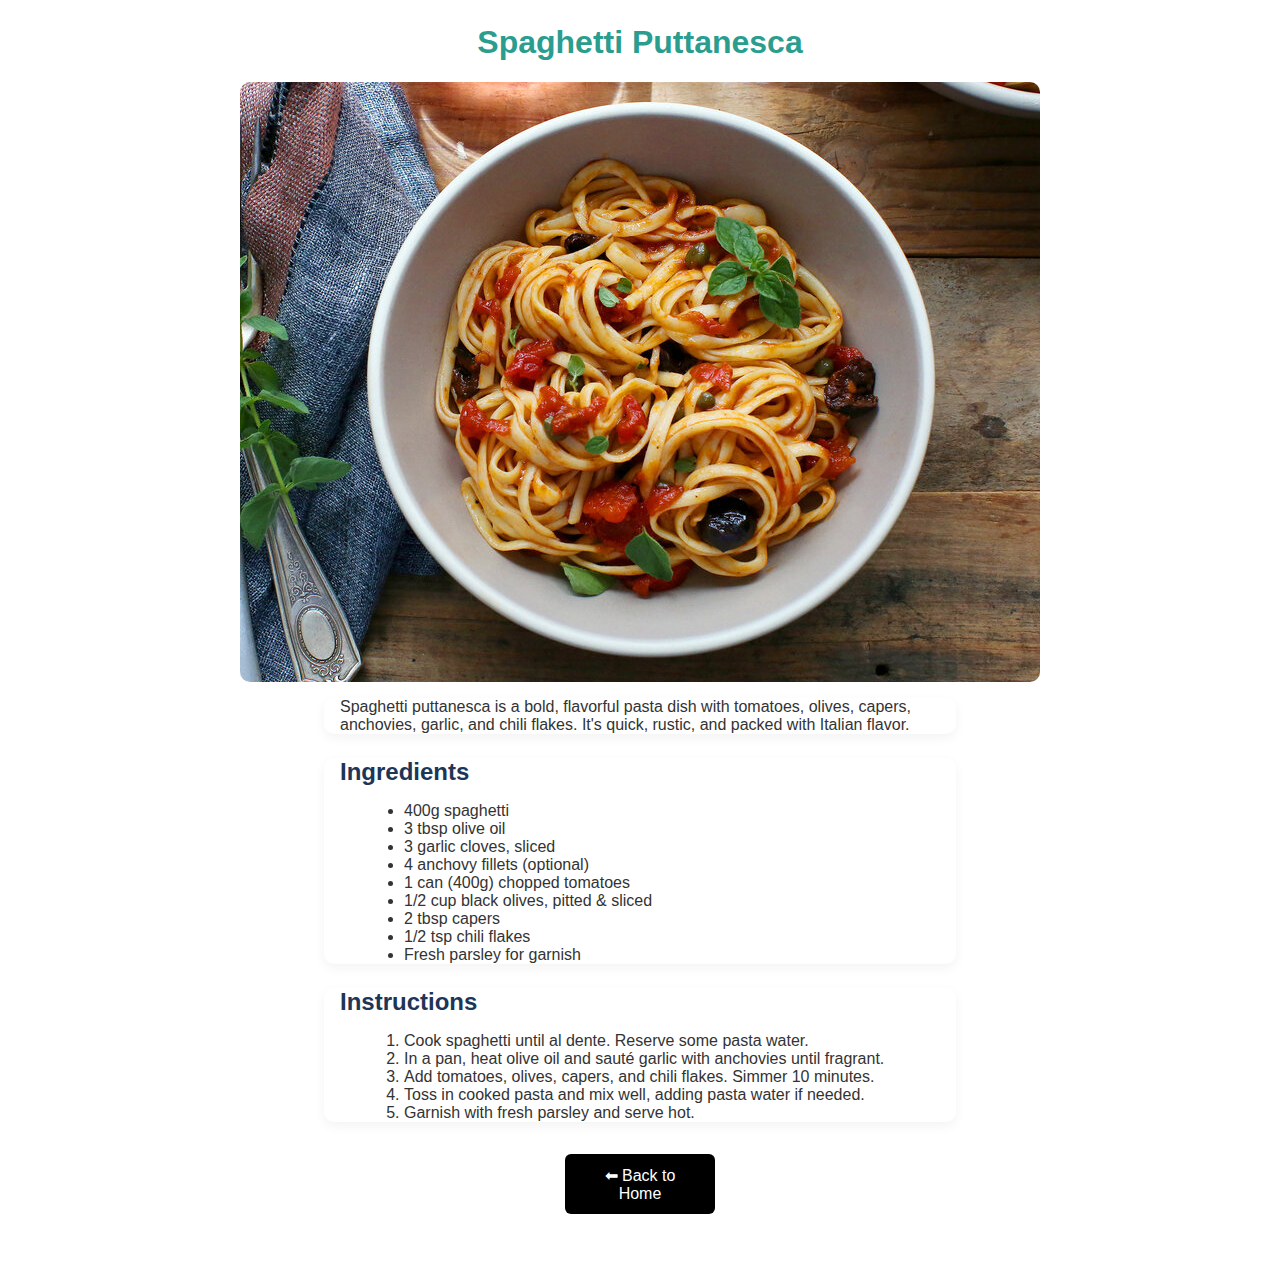
<file: pages/spaghetti puttanesca.html>
<!DOCTYPE html>
<html lang="en">
<head>
  <meta charset="UTF-8" />
  <meta name="viewport" content="width=device-width, initial-scale=1" />
  <title>Spaghetti Puttanesca</title>
  <link rel="stylesheet" href="Italianstyle.css" />
</head>
<body>
  <header>
    <h1>Spaghetti Puttanesca</h1>
  </header>

  <img src="../pages/Puttanesca.jpg" alt="Spaghetti Puttanesca" style="max-width: 100%; height: auto;" />

  <section class="recipe-intro">
    <p>
      Spaghetti puttanesca is a bold, flavorful pasta dish with tomatoes, olives, capers, anchovies, garlic, and chili flakes. 
      It's quick, rustic, and packed with Italian flavor.
    </p>
  </section>

  <section class="ingredients">
    <h2>Ingredients</h2>
    <ul>
      <li>400g spaghetti</li>
      <li>3 tbsp olive oil</li>
      <li>3 garlic cloves, sliced</li>
      <li>4 anchovy fillets (optional)</li>
      <li>1 can (400g) chopped tomatoes</li>
      <li>1/2 cup black olives, pitted & sliced</li>
      <li>2 tbsp capers</li>
      <li>1/2 tsp chili flakes</li>
      <li>Fresh parsley for garnish</li>
    </ul>
  </section>

  <section class="instructions">
    <h2>Instructions</h2>
    <ol>
      <li>Cook spaghetti until al dente. Reserve some pasta water.</li>
      <li>In a pan, heat olive oil and sauté garlic with anchovies until fragrant.</li>
      <li>Add tomatoes, olives, capers, and chili flakes. Simmer 10 minutes.</li>
      <li>Toss in cooked pasta and mix well, adding pasta water if needed.</li>
      <li>Garnish with fresh parsley and serve hot.</li>
    </ol>
  </section>

  <a href="../index.html">
    <button>⬅ Back to Home</button>
  </a>  
</body>
</html>
</file>
<file: style.css>
body {
  background-color: #ffffff; /* light grey */
  margin: 0;
  font-family: Arial, sans-serif;
}


img{
    width: 80%;
    border-radius: 10px;
}

.hero-image{
    background-image: url("./HeroImage.jpg");
    height: 400px ;
    background-position: center;
    background-repeat: no-repeat;
    background-size: cover; 
}

.hero-text{
    color: aliceblue;
    position: absolute;
    text-align: center;
    top: 180px;
    width: 100%;
    font-size: 4rem;
}

.four-column-container {
    display: flex;
    justify-content: space-between;
    gap: 20px;
    margin: 20px 0;
  }
  
  .four-column-button:hover {
    background-color: #357ABD;
    box-shadow: 0 6px 10px rgba(0,0,0,0.15);
  }
  
  .four-column-button img {
    max-width: 60px;
    margin-bottom: 15px;
  }
  
  .four-column-button p {
    margin: 0;
    font-size: 18px;
    font-weight: 600;
  }
  
.four-column {
    display: grid;
    grid-template-columns: repeat(4, 1fr);
    gap: 80px;
    width: 90%;
    margin: auto;
    margin-top: 40px;
    margin-bottom: 50px;
}

.four-column .card img {
  width: 100%;       /* makes the image fill the width of the card */
  height: 300px;     /* fixes the height of the image */
  object-fit: cover; /* crops the image to keep its aspect ratio */
  display: block;    /* removes inline spacing issues */
  margin-bottom: 30px;
}

.two-column{
    display: grid;
    grid-template-columns: 1.5fr 2fr;
    gap: 50px;
    width: 80%;
    margin: auto;
    margin-top: 40px;
}

.info{
    font-size: 1.25em;
}

.card{
    background-color: rgb(66, 66, 66);
    width: 100%;
    object-fit: cover;
    border-radius: 12px 12px 12px 12px;
    overflow: hidden; 
    text-align: center;
    padding: 8px 16px;
}

.card-text{
    text-align: center;
    color: whitesmoke
}

a {
  text-decoration: none;  /* removes underline */
}

button {
  background-color: #ffffff;
  color: black;
  border: none;
  padding: 10px 20px;
  border-radius: 8px;
  cursor: pointer;
  transition: background-color 0.3s;
  font-size: 1rem;
}

button:hover {
  background-color: #023e8a;
}
/* Global Styles */
body {
  font-family: 'Segoe UI', Tahoma, Geneva, Verdana, sans-serif;
  background-color: #fff;
  color: #333;
  margin: 0;
  padding: 0;
}

/* Header */
header h1 {
  text-align: center;
  font-size: 2.5rem;
  margin: 2rem 0;
}

/* Make images smaller and nicely styled on recipe pages */
img {
  max-width: 300px;  /* or whatever size you want */
  width: 100%;       /* so it scales down on smaller screens */
  height: auto;
  border-radius: 8px;
  display: block;
  margin: 1rem auto;
  box-shadow: 0 4px 8px rgba(0,0,0,0.1);
}


/* Recipe Sections */
.recipe-intro, .ingredients, .instructions {
  max-width: 600px;
  margin: 1rem auto;
  padding: 0 1rem;
}

.ingredients ul {
  list-style-type: disc;
  padding-left: 1.5rem;
}

.instructions ol {
  padding-left: 1.5rem;
}

/* Buttons */
button {
  background-color: #99d6ee;
  color: white;
  border: none;
  padding: 0.5rem 1.5rem;
  font-size: 1rem;
  cursor: pointer;
  border-radius: 5px;
  margin: 1rem auto;
  display: block;
  transition: background-color 0.3s ease;
}

button:hover {
  background-color: #649e9b;
}
</file>
<file: chinese/ChineseStyle.css>
/* /pages/style.css */

/* Make images smaller and nicely styled on all recipe pages */

img {
  max-width: 100%;  
  height: auto;      
  display: block; 
  border-radius: 10px; 
  margin: 1rem auto;
}

.my-image-container {
  background-image: url("mushroom.jpg");
  background-size: contain; /* or 'cover' */
  background-repeat: no-repeat;
  background-position: center;
  width: 100%;   /* or a fixed px size */
  height: auto;  /* or give it a fixed height if needed */
}
  
  h1 {
    text-align: center;
    color: #2a9d8f;
    margin-top: 1.5rem;
  }
  
  h2 {
    color: #1d3557;
    margin-top: 1.5rem;
    margin-bottom: 0.5rem;
  }
  
  .recipe-intro, .ingredients, .instructions {
    max-width: 600px;
    margin: 1rem auto;
    padding: 0 1rem;
    background: #fff;
    border-radius: 10px;
    box-shadow: 0 4px 12px rgba(0,0,0,0.05);
  }
  
  .ingredients ul, .instructions ol {
    margin-left: 1.5rem;
  }
  
  a {
    text-decoration: none;  /* removes underline */
  }

  button {
    background-color: #000000;
    color: white;
    border: none;
    padding: 0.7rem 1.5rem;
    font-size: 1rem;
    border-radius: 6px;
    cursor: pointer;
    display: block;
    margin: 2rem auto 3rem;
    transition: background-color 0.3s ease;
    max-width: 150px;
    text-align: center;
  }
  
  button:hover {
    background-color: grey;
  }
  
  body {
    font-family: 'Segoe UI', Tahoma, Geneva, Verdana, sans-serif;
    background-color: #fff;
    color: #333;
    margin: 0;
    padding: 0;
  }
</file>
<file: pages/Italianstyle.css>
/* /pages/style.css */

/* Make images smaller and nicely styled on all recipe pages */

img {
  max-width: 100%;  
  height: auto;      
  display: block; 
  border-radius: 10px; 
  margin: 1rem auto;
}

.my-image-container {
  background-image: url("mushroom.jpg");
  background-size: contain; /* or 'cover' */
  background-repeat: no-repeat;
  background-position: center;
  width: 100%;   /* or a fixed px size */
  height: auto;  /* or give it a fixed height if needed */
}
  
  h1 {
    text-align: center;
    color: #2a9d8f;
    margin-top: 1.5rem;
  }
  
  h2 {
    color: #1d3557;
    margin-top: 1.5rem;
    margin-bottom: 0.5rem;
  }
  
  .recipe-intro, .ingredients, .instructions {
    max-width: 600px;
    margin: 1rem auto;
    padding: 0 1rem;
    background: #fff;
    border-radius: 10px;
    box-shadow: 0 4px 12px rgba(0,0,0,0.05);
  }
  
  .ingredients ul, .instructions ol {
    margin-left: 1.5rem;
  }
  
  a {
    text-decoration: none;  /* removes underline */
  }

  button {
    background-color: #000000;
    color: white;
    border: none;
    padding: 0.7rem 1.5rem;
    font-size: 1rem;
    border-radius: 6px;
    cursor: pointer;
    display: block;
    margin: 2rem auto 3rem;
    transition: background-color 0.3s ease;
    max-width: 150px;
    text-align: center;
  }
  
  button:hover {
    background-color: grey;
  }
  
  body {
    font-family: 'Segoe UI', Tahoma, Geneva, Verdana, sans-serif;
    background-color: #fff;
    color: #333;
    margin: 0;
    padding: 0;
  }
</file>
